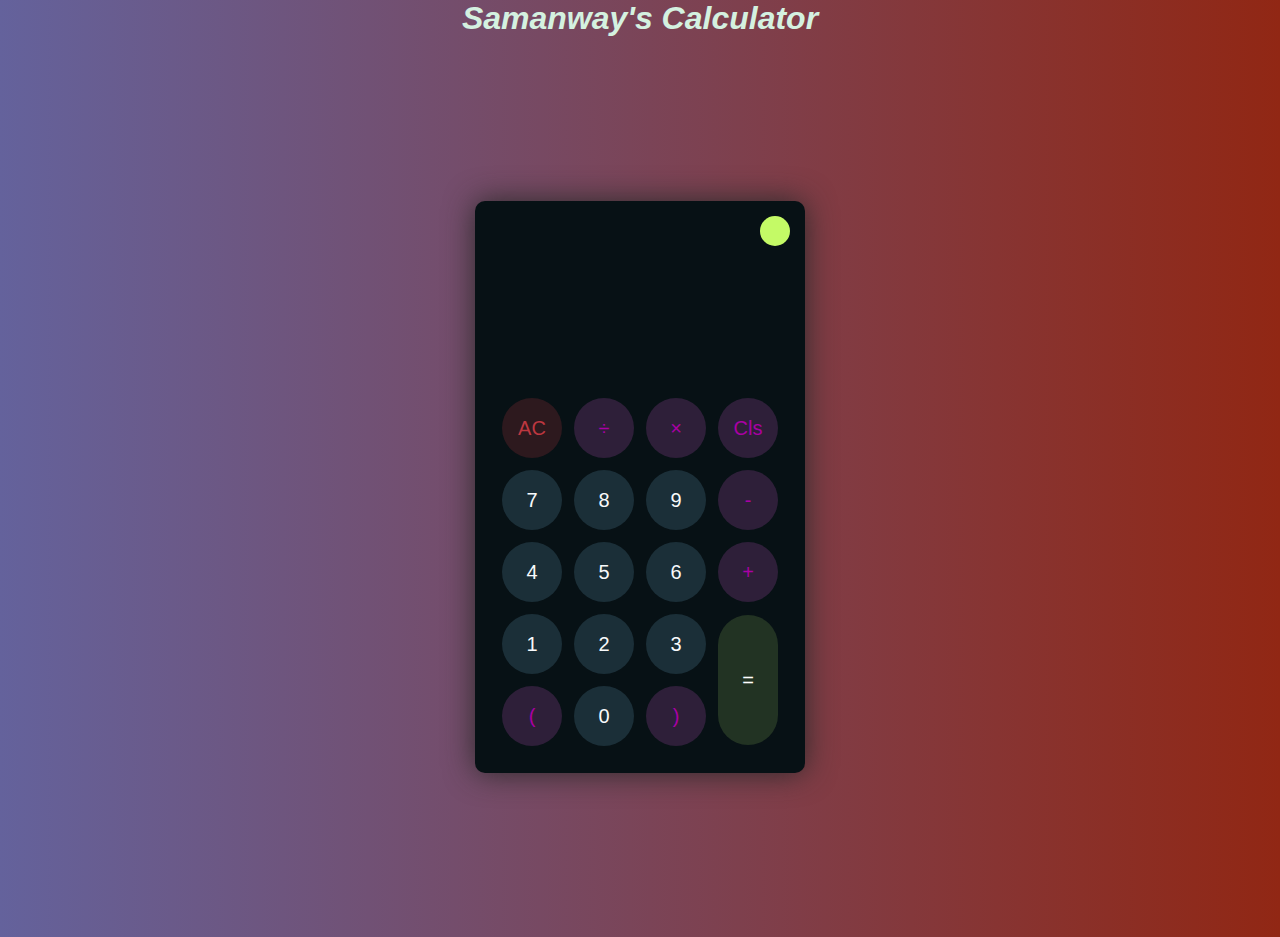
<file: Calculator/index.html>
<!DOCTYPE html>
<html lang="en">
<head>
    <meta charset="UTF-8">
    <meta http-equiv="X-UA-Compatible" content="IE=edge">
    <meta name="viewport" content="width=device-width, initial-scale=1.0">
    <link rel="stylesheet" href="style.css">
    <title>My Calculator task 1</title>
</head>
<body>
    <h1 id ="name" style="text-align:center">
        
                <b><i>Samanway's Calculator</i></b>
              
    </h1>
    <div class="container">
        <div class="calculator dark">
            <div class="theme-toggler active">
                <i class="toggler-icon"></i>
            </div>
            <div class="display-screen">
                <div id="display"></div>
            </div>
            <div class="buttons">
                <table>
                    <tr>
                        <td><button class="btn-operator" id="clear">AC</button></td>
                        <td><button class="btn-operator" id="/">&divide;</button></td>
                        <td><button class="btn-operator" id="*">&times;</button></td>
                        <td><button class="btn-operator" id="backspace">Cls</button></td>
                    </tr>
                    <tr>
                        <td><button class="btn-number" id="7">7</button></td>
                        <td><button class="btn-number" id="8">8</button></td>
                        <td><button class="btn-number" id="9">9</button></td>
                        <td><button class="btn-operator" id="-">-</button></td>
                    </tr>
                    <tr>
                        <td><button class="btn-number" id="4">4</button></td>
                        <td><button class="btn-number" id="5">5</button></td>
                        <td><button class="btn-number" id="6">6</button></td>
                        <td><button class="btn-operator" id="+">+</button></td>
                    </tr>
                    <tr>
                        <td><button class="btn-number" id="1">1</button></td>
                        <td><button class="btn-number" id="2">2</button></td>
                        <td><button class="btn-number" id="3">3</button></td>
                        <td rowspan="2"><button class="btn-equal" id="equal">=</button></td>
                    </tr>
                    <tr>
                        <td><button class="btn-operator" id="(">(</button></td>
                        <td><button class="btn-number" id="0">0</button></td>
                        <td><button class="btn-operator" id=")">)</button></td>
                    </tr>
                </table>
            </div>
        </div>
    </div>
    <script src="script.js"></script>
</body>
</html>
</file>
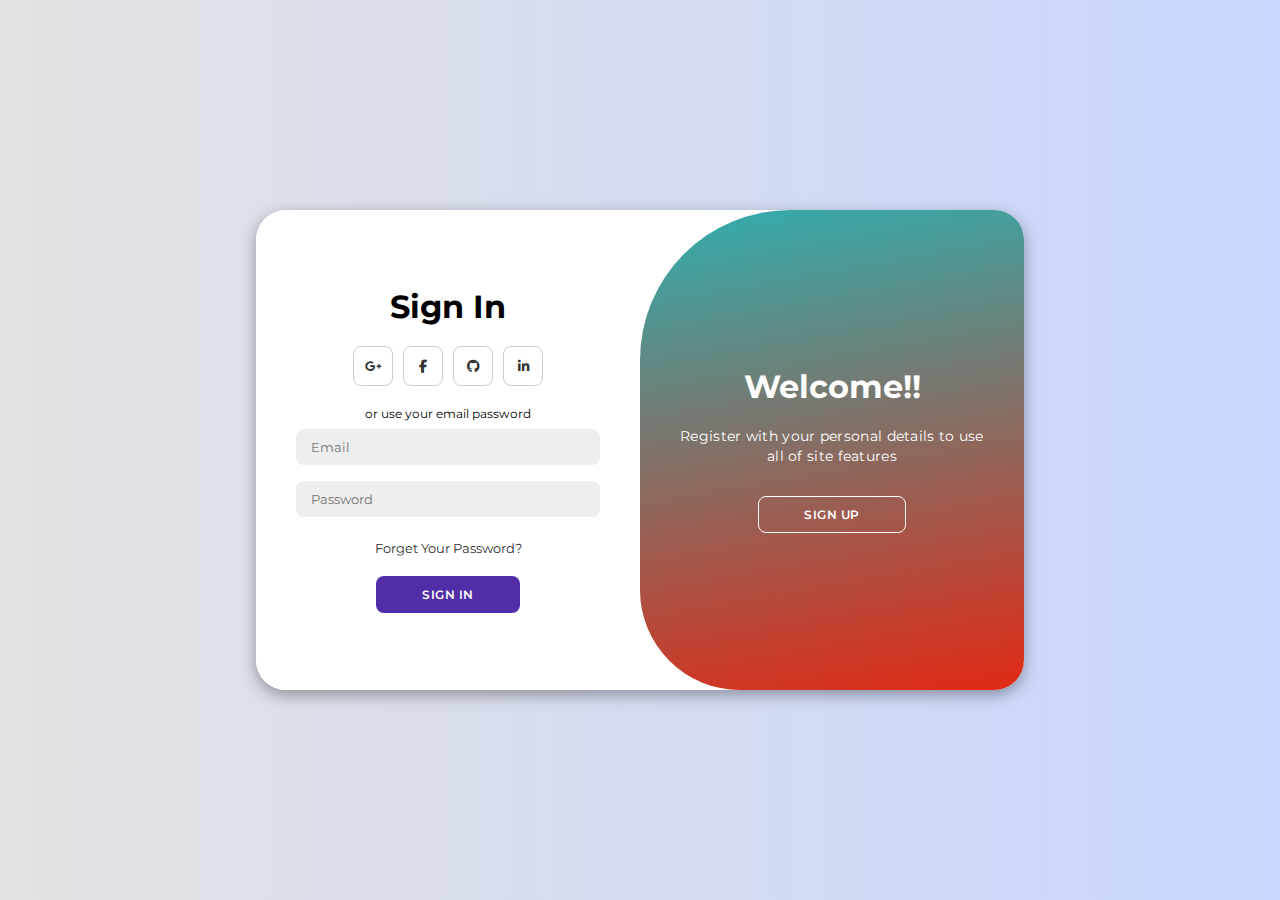
<file: Login_authentication/index.html>
<!DOCTYPE html>
<html lang="en">

<head>
    <meta charset="UTF-8">
    <meta name="viewport" content="width=device-width, initial-scale=1.0">
    <link rel="stylesheet" href="https://cdnjs.cloudflare.com/ajax/libs/font-awesome/6.4.2/css/all.min.css">
    <link rel="stylesheet" href="./src/main.css">
    <title>Modern Login Page | AsmrProg</title>
</head>

<body>

    <div class="container" id="container">
        <div class="form-container sign-up">
            <form>
                <h1>Create Account</h1>
                <div class="social-icons">
                    <a href="#" class="icon"><i class="fa-brands fa-google-plus-g"></i></a>
                    <a href="#" class="icon"><i class="fa-brands fa-facebook-f"></i></a>
                    <a href="#" class="icon"><i class="fa-brands fa-github"></i></a>
                    <a href="#" class="icon"><i class="fa-brands fa-linkedin-in"></i></a>
                </div>
                <span>or use your email for registeration</span>
                <input type="text" placeholder="Name">
                <input type="email" placeholder="Email">
                <input type="password" placeholder="Password">
                <button>Sign Up</button>
            </form>
        </div>
        <div class="form-container sign-in">
            <form>
                <h1>Sign In</h1>
                <div class="social-icons">
                    <a href="#" class="icon"><i class="fa-brands fa-google-plus-g"></i></a>
                    <a href="#" class="icon"><i class="fa-brands fa-facebook-f"></i></a>
                    <a href="#" class="icon"><i class="fa-brands fa-github"></i></a>
                    <a href="#" class="icon"><i class="fa-brands fa-linkedin-in"></i></a>
                </div>
                <span>or use your email password</span>
                <input type="email" placeholder="Email">
                <input type="password" placeholder="Password">
                <a href="#">Forget Your Password?</a>
                <button>Sign In</button>
            </form>
        </div>
        <div class="toggle-container">
            <div class="toggle">
                <div class="toggle-panel toggle-left">
                    <h1>HI!!again?</h1>
                    <p>Enter your personal details to use all of site features</p>
                    <button class="hidden" id="login">Sign In</button>
                </div>
                <div class="toggle-panel toggle-right">
                    <h1>Welcome!!</h1>
                    <p>Register with your personal details to use all of site features</p>
                    <button class="hidden" id="register">Sign Up</button>
                </div>
            </div>
        </div>
    </div>

    <script src="./src/main.js"></script>
</body>

</html>
</file>
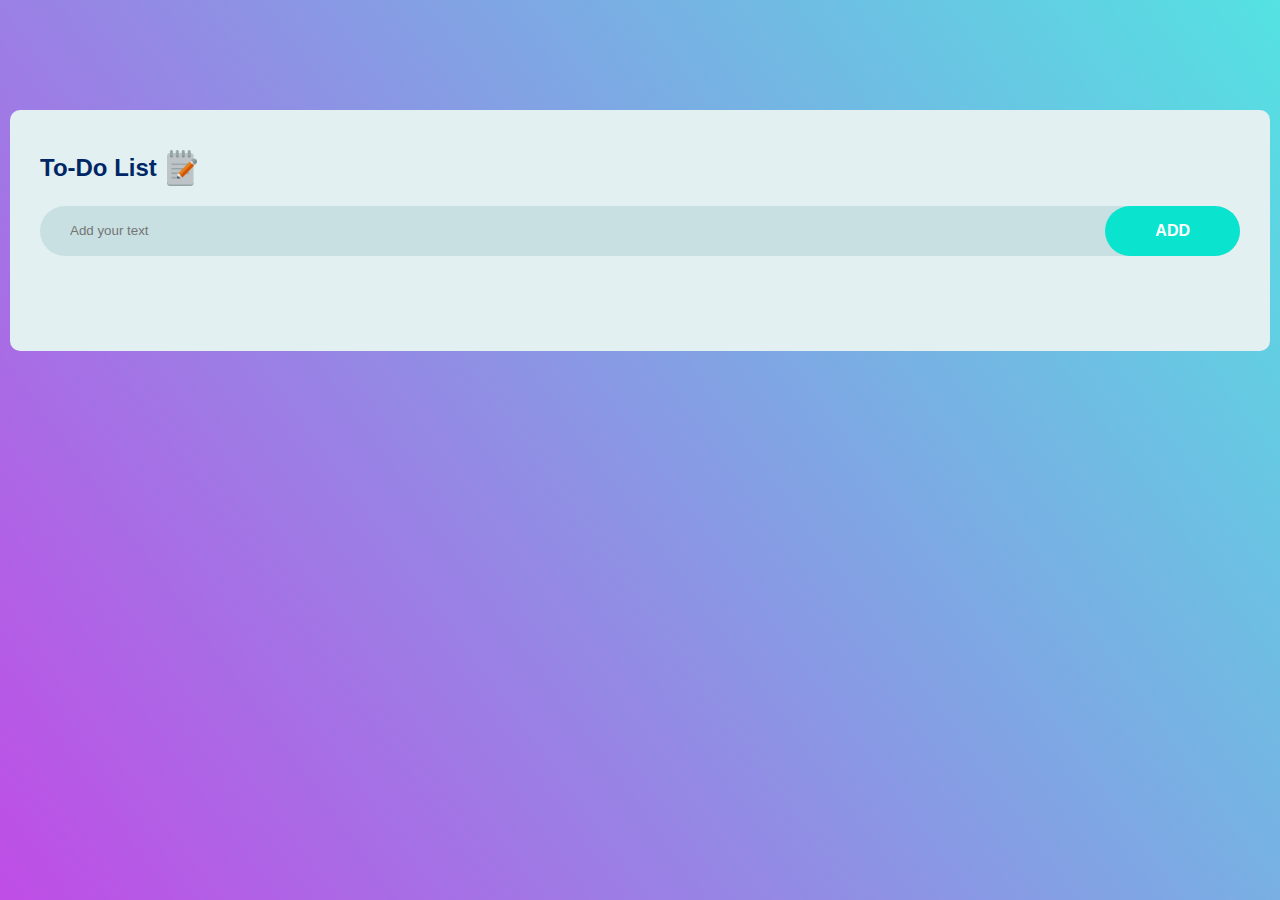
<file: To do/index.html>
<!DOCTYPE html>
<html lang="en">
<head>
  <meta charset="UTF-8">
  <meta name="viewport" content="width=device-width, initial-scale=1.0">
  <title>To-do App</title>
  <link rel="stylesheet" href="style.css">
</head>
<body>
   <div class="container">
    <div class="todo-app">
      <h2>To-Do List<img src="./To-Do-Img/images/icon.png"></h2>
      <div class="row">
        <input type="text" id="input-box" placeholder="Add your text">
        <button onclick="addTask()"><b>ADD</b></button>
      </div>
      <ul id="list-container">
        <!--li class="checked">Task1</li>
        <li>Task2</li>
        <li>Task3</li>-->
      </ul>

    </div>


   </div>
   <script src="script.js"></script>
</body>
</html>
</file>
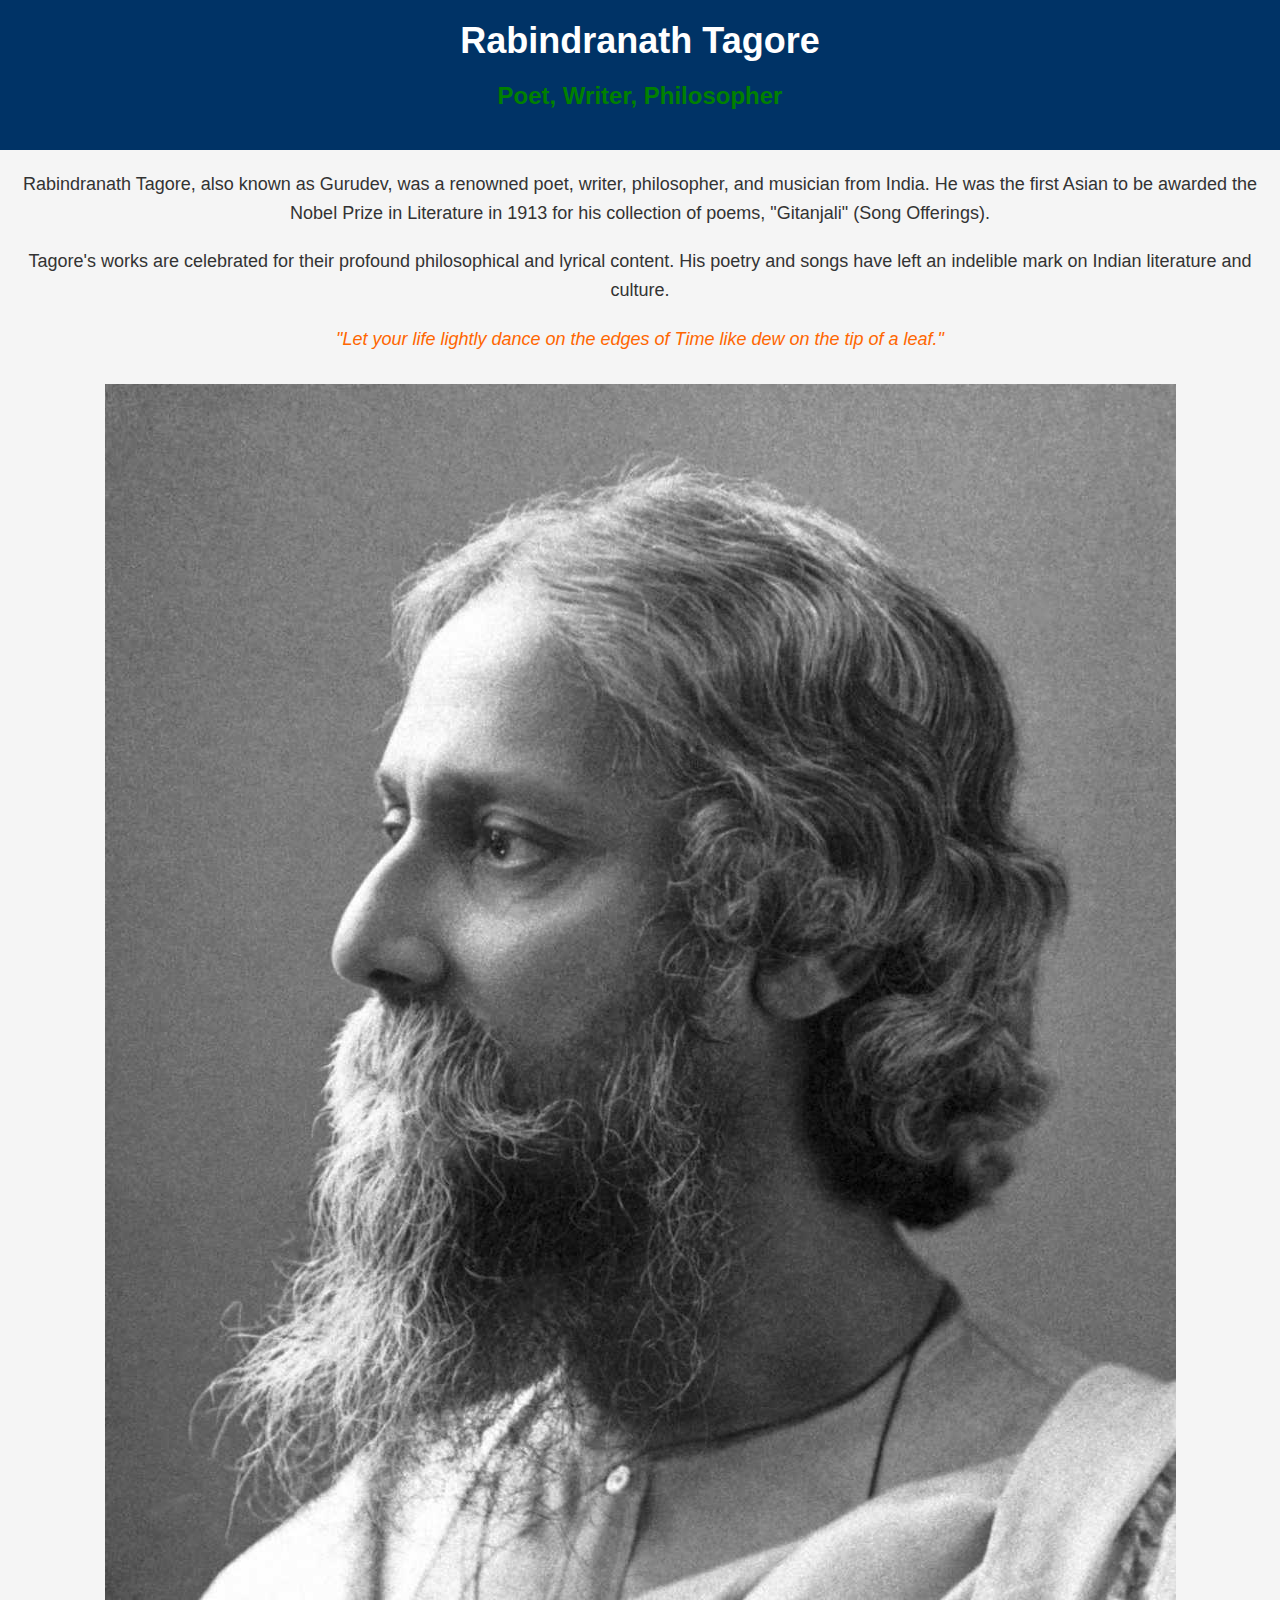
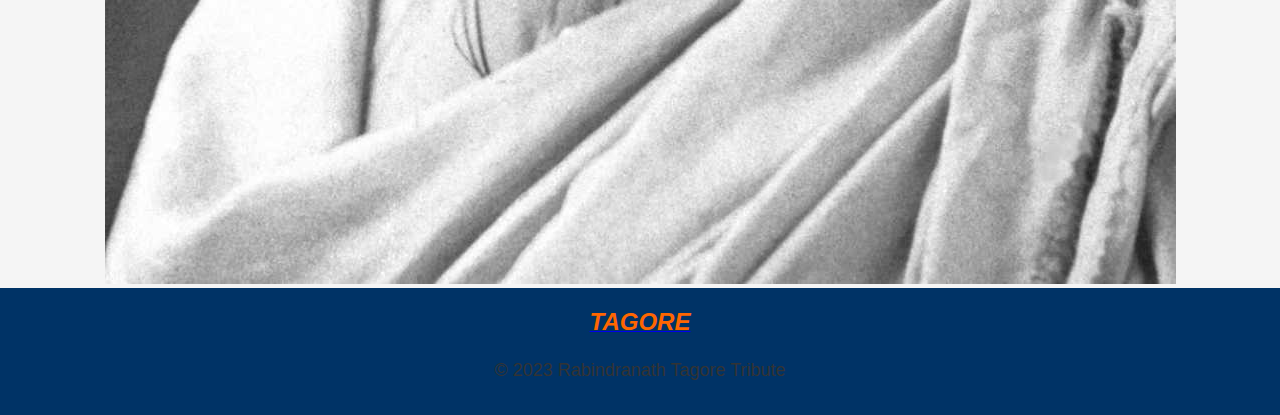
<file: Tribute Page/index.html>
<!DOCTYPE html>
<html lang="en">
<head>
    <meta charset="UTF-8">
    <meta name="viewport" content="width=device-width, initial-scale=1.0">
    <title>Rabindranath Tagore Tribute</title>
    <style>
        body {
            background-color: #f5f5f5;
            font-family: Arial, sans-serif;
            text-align: center;
            margin: 0;
            padding: 0;
        }

        header {
            background-color: #003366;
            color: white;
            padding: 20px;
        }

        h1 {
            font-size: 36px;
            margin: 0;
            padding: 0;
        }

        h2 {
            font-size: 24px;
            color: #008000;
        }

        p {
            font-size: 18px;
            line-height: 1.6;
            color: #333;
            margin: 20px;
        }

        .quote {
            font-style: italic;
            color: #ff6600;
        }

        .image-container {
            margin-top: 30px;
        }

        img {
            max-width: 100%;
            height: auto;
        }

        footer {
            background-color: #003366;
            color: white;
            padding: 10px;
        }

        .social-icons {
            margin-top: 10px;
        }

        .social-icon {
            font-size: 24px;
            margin: 0 10px;
            color: #ff6600;
        }
    </style>
</head>
<body>
    
    <header>
        <h1>Rabindranath Tagore</h1>
        <h2>Poet, Writer, Philosopher</h2>
    </header>

    <main>
        <p>Rabindranath Tagore, also known as Gurudev, was a renowned poet, writer, philosopher, and musician from India. He was the first Asian to be awarded the Nobel Prize in Literature in 1913 for his collection of poems, "Gitanjali" (Song Offerings).</p>

        <p>Tagore's works are celebrated for their profound philosophical and lyrical content. His poetry and songs have left an indelible mark on Indian literature and culture.</p>

        <p class="quote">"Let your life lightly dance on the edges of Time like dew on the tip of a leaf."</p>

        <div class="image-container">
            <img src="rabindranath-tagore.jpg" alt="Rabindranath Tagore">
        </div>
    </main>

    <footer>
        <div class="social-icons">
            <a href="#"><span class="social-icon"><b><i>TAGORE</i></b></span></a>
    
            
        </div>
        <p>&copy; 2023 Rabindranath Tagore Tribute</p>
    </footer>
</body>
</html>
</file>
<file: Calculator/style.css>
* {
    padding: 0;
    margin: 0;
    box-sizing: border-box;
    outline: 0;
    transition: all 0.5s ease;
}

#name {
    color:#d4f1e0
}

body {
    font-family: sans-serif;
}

a {
    text-decoration: none;
    color: #ffffffe0;
}

body {
    background-image: linear-gradient( 450deg, rgb(100, 98, 156),rgb(145, 39, 20));
}

.container {
    height: 100vh;
    width: 100vw;
    display: grid;
    place-items: center;
}

.calculator {
    position: relative;
    height: auto;
    width: auto;
    padding: 20px;
    border-radius: 10px;
    box-shadow: 0 0 30px #2a2a2a;
}

.theme-toggler {
    position: absolute;
    top: 30px;
    right: 30px;
    color: #fff;
    cursor: pointer;
    z-index: 1;
}

.theme-toggler.active {
    color: #333;
}

.theme-toggler.active::before {
    background-color: #c4fa66;
}

.theme-toggler::before {
    content: '';
    height: 30px;
    width: 30px;
    position: absolute;
    top: 50%;
    transform: translate(-50%, -50%);
    border-radius: 50%;
    background-color: #333;
    z-index: -1;
}

#display {
    margin: 0 10px;
    height: 150px;
    width: auto;
    max-width: 270px;
    display: flex;
    align-items: flex-end;
    justify-content: flex-end;
    font-size: 30px;
    margin-bottom: 20px;
    overflow-x: scroll;
  }

#display::-webkit-scrollbar {
    display: block;
    height: 3px;
}

button {
    height: 60px;
    width: 60px;
    border: 0;
    border-radius: 30px;
    margin: 5px;
    font-size: 20px;
    cursor: pointer;
    transition: all 200ms ease;
}

button:hover {
    transform: scale(1.1);
}

button#equal {
    height: 130px;
}

/* light theme */

.calculator {
    background-color: #fff;
}

.calculator #display {
    color: #0a1e23;
}

.calculator button#clear {
    background-color: #ffd5d8;
    color: #fc4552;
}

.calculator button.btn-number {
    background-color: #c3eaff;
    color: #000000;
}

.calculator button.btn-operator {
    background-color: #ffd0fb;
    color: #67f973;
  }
  
  .calculator button.btn-equal {
    background-color: #adf9e7;
    color: #000;
  }

  /* dark theme */

  .calculator.dark {
    background-color: #071115;
  }

  .calculator.dark #display {
    color: #f8fafb;
  }

  .calculator.dark button#clear {
    background-color: #2d191e;
    color: #bd3740;
  }

  .calculator.dark button.btn-number {
    background-color: #1b2f38;
    color: #f8fafb;
  }

  .calculator.dark button.btn-operator {
    background-color: #2e1f39;
    color: #aa00a4;
  }
  
  .calculator.dark button.btn-equal {
    background-color: #223323;
    color: #ffffff;
  }
</file>
<file: Login_authentication/src/main.css>
@import url('https://fonts.googleapis.com/css2?family=Montserrat:wght@300;400;500;600;700&display=swap');

*{
    margin: 0;
    padding: 0;
    box-sizing: border-box;
    font-family: 'Montserrat', sans-serif;
}

body{
    background-color: #c9d6ff;
    background: linear-gradient(to right, #e2e2e2, #c9d6ff);
    display: flex;
    align-items: center;
    justify-content: center;
    flex-direction: column;
    height: 100vh;
}

.container{
    background-color: #fff;
    border-radius: 30px;
    box-shadow: 0 5px 15px rgba(0, 0, 0, 0.35);
    position: relative;
    overflow: hidden;
    width: 768px;
    max-width: 100%;
    min-height: 480px;
}

.container p{
    font-size: 14px;
    line-height: 20px;
    letter-spacing: 0.3px;
    margin: 20px 0;
}

.container span{
    font-size: 12px;
}

.container a{
    color: #333;
    font-size: 13px;
    text-decoration: none;
    margin: 15px 0 10px;
}

.container button{
    background-color: #512da8;
    color: #fff;
    font-size: 12px;
    padding: 10px 45px;
    border: 1px solid transparent;
    border-radius: 8px;
    font-weight: 600;
    letter-spacing: 0.5px;
    text-transform: uppercase;
    margin-top: 10px;
    cursor: pointer;
}

.container button.hidden{
    background-color: transparent;
    border-color: #fff;
}

.container form{
    background-color: #fff;
    display: flex;
    align-items: center;
    justify-content: center;
    flex-direction: column;
    padding: 0 40px;
    height: 100%;
}

.container input{
    background-color: #eee;
    border: none;
    margin: 8px 0;
    padding: 10px 15px;
    font-size: 13px;
    border-radius: 8px;
    width: 100%;
    outline: none;
}

.form-container{
    position: absolute;
    top: 0;
    height: 100%;
    transition: all 0.6s ease-in-out;
}

.sign-in{
    left: 0;
    width: 50%;
    z-index: 2;
}

.container.active .sign-in{
    transform: translateX(100%);
}

.sign-up{
    left: 0;
    width: 50%;
    opacity: 0;
    z-index: 1;
}

.container.active .sign-up{
    transform: translateX(100%);
    opacity: 1;
    z-index: 5;
    animation: move 0.6s;
}

@keyframes move{
    0%, 49.99%{
        opacity: 0;
        z-index: 1;
    }
    50%, 100%{
        opacity: 1;
        z-index: 5;
    }
}

.social-icons{
    margin: 20px 0;
}

.social-icons a{
    border: 1px solid #ccc;
    border-radius: 20%;
    display: inline-flex;
    justify-content: center;
    align-items: center;
    margin: 0 3px;
    width: 40px;
    height: 40px;
}

.toggle-container{
    position: absolute;
    top: 0;
    left: 50%;
    width: 50%;
    height: 100%;
    overflow: hidden;
    transition: all 0.6s ease-in-out;
    border-radius: 150px 0 0 100px;
    z-index: 1000;
}

.container.active .toggle-container{
    transform: translateX(-100%);
    border-radius: 0 150px 100px 0;
}

.toggle{
    background-color: #512da8;
    height: 100%;
    background: linear-gradient(350deg, #e12915, #19bfc2);
    color: #fff;
    position: relative;
    left: -100%;
    height: 100%;
    width: 200%;
    transform: translateX(0);
    transition: all 0.6s ease-in-out;
}

.container.active .toggle{
    transform: translateX(50%);
}

.toggle-panel{
    position: absolute;
    width: 50%;
    height: 100%;
    display: flex;
    align-items: center;
    justify-content: center;
    flex-direction: column;
    padding: 0 30px;
    text-align: center;
    top: 0;
    transform: translateX(0);
    transition: all 0.6s ease-in-out;
}

.toggle-left{
    transform: translateX(-200%);
}

.container.active .toggle-left{
    transform: translateX(0);
}

.toggle-right{
    right: 0;
    transform: translateX(0);
}

.container.active .toggle-right{
    transform: translateX(200%);
}
</file>
<file: To do/style.css>
*{
  margin:0;
  padding: 0;
  font-family: 'Lucida Sans', 'Lucida Sans Regular', 'Lucida Grande', 'Lucida Sans Unicode', Geneva, Verdana, sans-serif;
  box-sizing: border-box;
}
.container{
  width: 100%;
  min-height:100vh;
  background: linear-gradient(234deg, #54e2e2 , #bf4de6);
  padding: 10px;
  
} 
.todo-app{
  width: 100%;
  max-width: 540 px;
  background: #e2f0f1;
  margin: 100px auto 20px;
  padding: 40px 30px 70px;
  border-radius: 10px;
}
.todo-app h2{
  color: #002765;
  display:flex;
  align-items: center;
  margin-bottom: 20px;


}
.todo-app h2 img{
  width:30px;
  margin-left: 10px;

}
.row{
  display: flex;
  align-items: center;
  justify-content: space-between;
  background: #c8e0e2;
  border-radius: 30px;
  padding-left: 20px;
  margin-bottom: 25px;

}

input{
  flex: 1;
  border: none;
  outline: none;
  background: transparent;
  padding: 10px;
  font-weight: 14px;
}

button{
  border: none;
  outline: none;
  padding: 16px 50px;
  background: #0ae3ce;
  color:#fff;
  font-size: 16px;
  cursor: pointer;
  border-radius: 40px;
}
ul li{
  list-style: none;
  font-size: 17px;
  padding:12px 8px 12px 50px;
  user-select: none;
  cursor: pointer;
  position:relative;
}
ul li::before{
  content: '';
  position:absolute;
  height: 28px;
  width: 28px;
  border-radius: 50%;
  background-image: url(To-Do-Img/images/unchecked.png);
  background-size: cover;
  background-position: center;
  top:12px;
  left:8px;
}
ul li.checked{
  color:#292626;
  text-decoration: line-through;
}

ul li.checked::before{
  background-image: url(To-Do-Img/images/checked.png);
}
ul li span{
  position: absolute;
  right: 0;
  top: 5px;
  width: 40px;
  height: 40px;
  font-size: 22px;
  color: #555;
  line-height: 40px;
  text-align: center;

}
ul li span:hover{
  background: #afa5a5;
}
</file>
